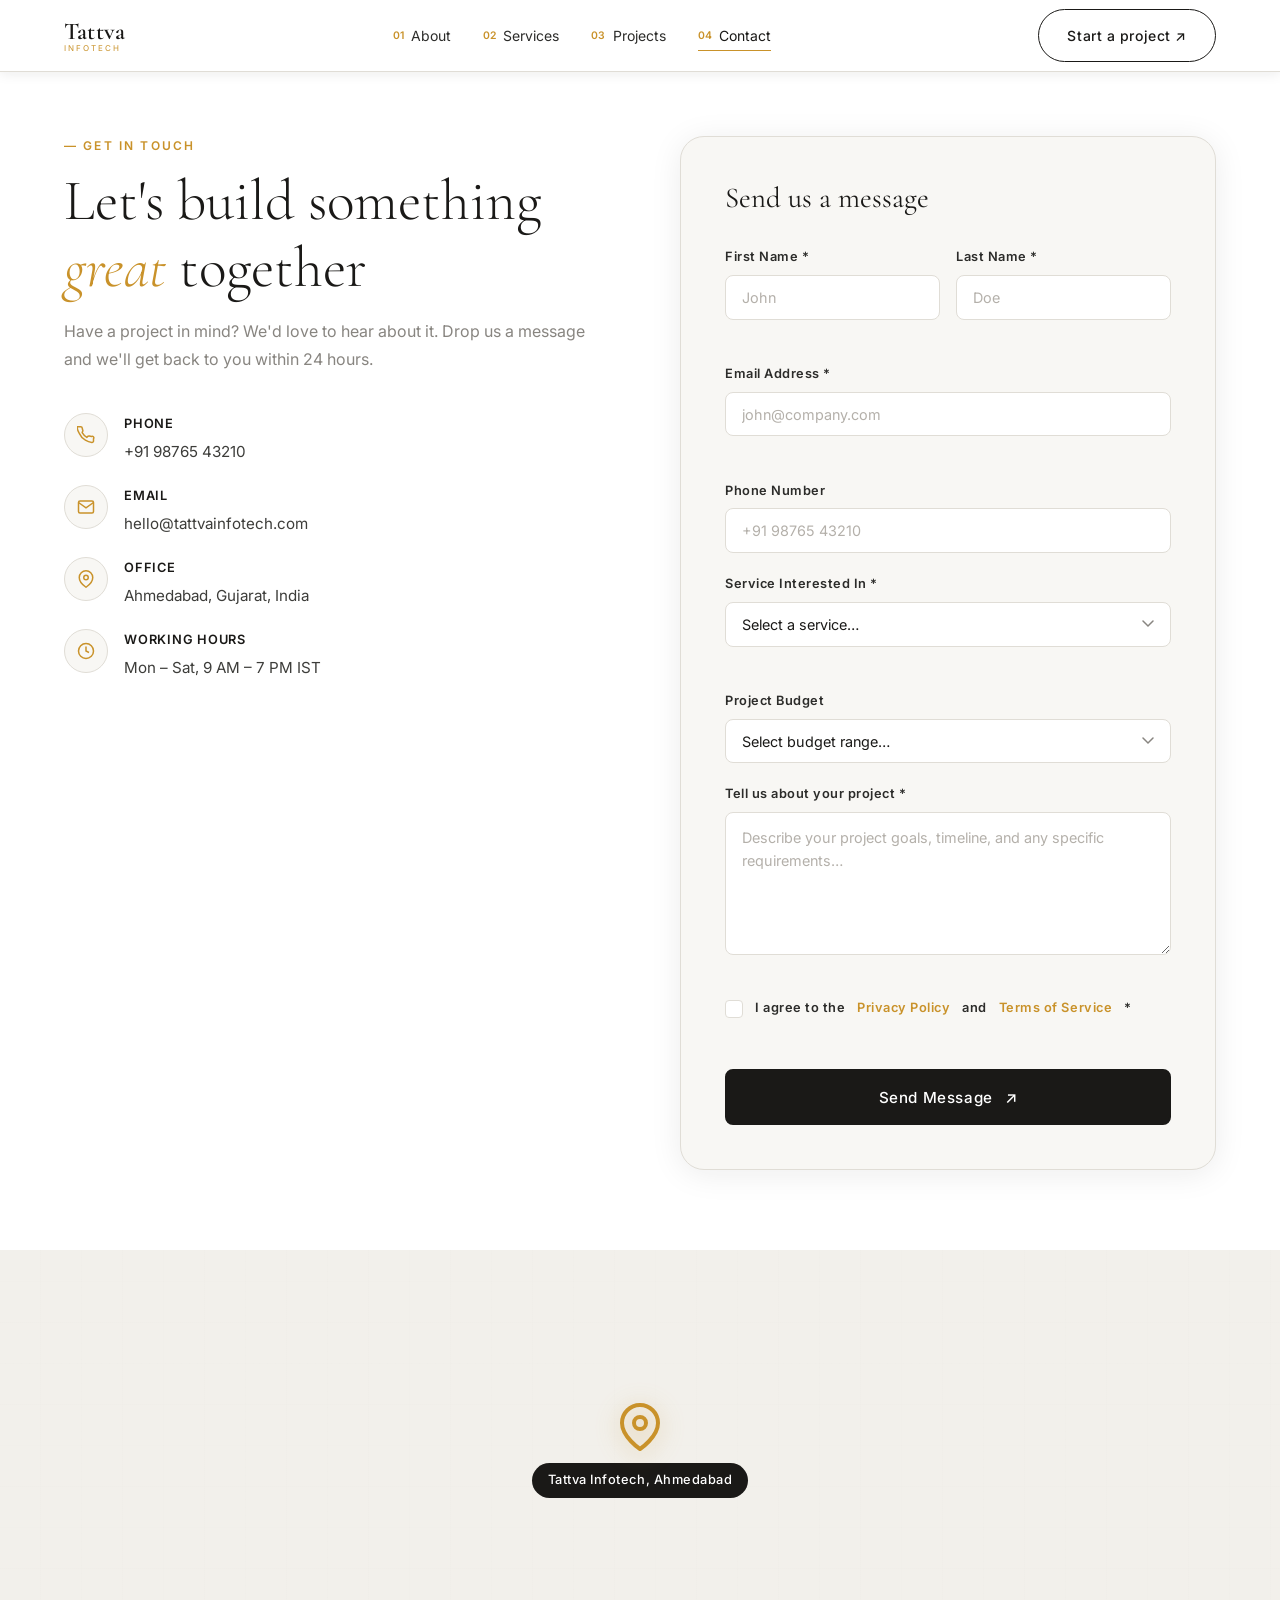
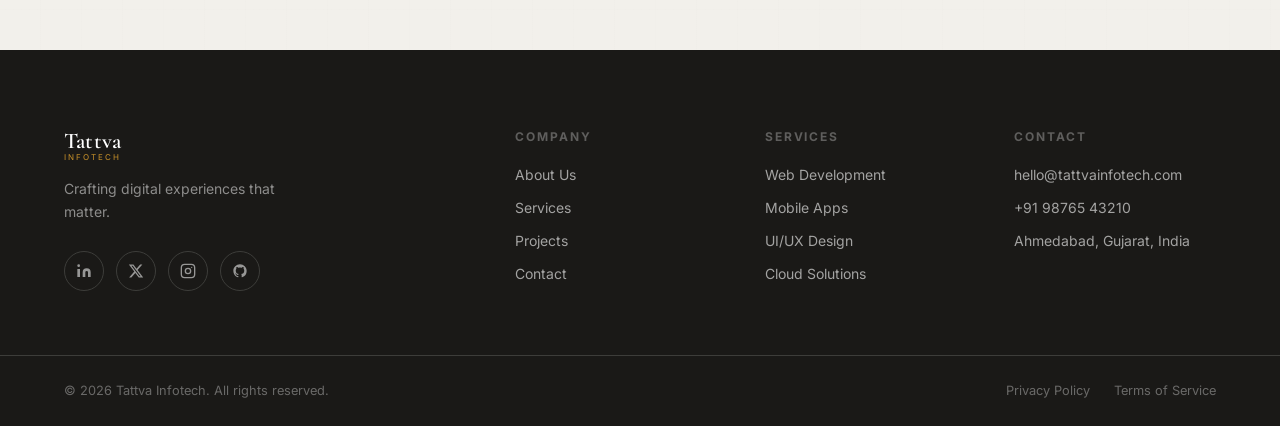
<file: contact.html>
<!DOCTYPE html>
<html lang="en">
<head>
  <meta charset="UTF-8" />
  <meta name="viewport" content="width=device-width, initial-scale=1.0, viewport-fit=cover" />
  <meta name="description" content="Contact Tattva Infotech — Start your project today. Reach out to our team for web development, mobile apps, UI/UX design, and cloud solutions." />
  <meta name="keywords" content="contact Tattva Infotech, start a project, IT company contact, web development inquiry" />
  <meta name="author" content="Tattva Infotech" />
  <title>Contact Us – Tattva Infotech</title>
  <link rel="stylesheet" href="css/style.css" />
  <link rel="stylesheet" href="css/contact.css" />
  <link rel="preconnect" href="https://fonts.googleapis.com" />
  <link rel="preconnect" href="https://fonts.gstatic.com" crossorigin />
  <link href="https://fonts.googleapis.com/css2?family=Cormorant+Garamond:ital,wght@0,300;0,400;0,600;1,400;1,600&family=Inter:wght@300;400;500;600&display=swap" rel="stylesheet" />
</head>
<body class="contact-page">

  <!-- ===== HEADER / NAVBAR ===== -->
  <header class="header header--solid" id="header">
    <nav class="nav container">
      <a href="index.html" class="nav__logo">
        <span class="nav__logo-main">Tattva</span>
        <span class="nav__logo-sub">INFOTECH</span>
      </a>

      <ul class="nav__list" id="navList">
        <li><a href="index.html#about" class="nav__link"><span class="nav__num">01</span> About</a></li>
        <li><a href="index.html#services" class="nav__link"><span class="nav__num">02</span> Services</a></li>
        <li><a href="index.html#projects" class="nav__link"><span class="nav__num">03</span> Projects</a></li>
        <li><a href="contact.html" class="nav__link nav__link--active"><span class="nav__num">04</span> Contact</a></li>
      </ul>

      <a href="contact.html" class="btn btn--outline nav__cta">Start a project ↗</a>

      <button class="nav__burger" id="navBurger" aria-label="Toggle menu" aria-expanded="false">
        <span></span><span></span><span></span>
      </button>
    </nav>
  </header>

  <main>

    <!-- ===== CONTACT HERO ===== -->
    <section class="contact-hero" aria-labelledby="contact-hero-heading">
      <div class="container contact-hero__inner">
        <div class="contact-hero__text">
          <p class="section__tag">— Get In Touch</p>
          <h1 id="contact-hero-heading" class="contact-hero__title">
            Let's build something <em class="gold">great</em> together
          </h1>
          <p class="contact-hero__desc">Have a project in mind? We'd love to hear about it. Drop us a message and we'll get back to you within 24 hours.</p>

          <div class="contact-info">
            <div class="contact-info__item">
              <div class="contact-info__icon">
                <svg viewBox="0 0 24 24" fill="none" stroke="currentColor" stroke-width="2" aria-hidden="true"><path d="M22 16.92v3a2 2 0 01-2.18 2 19.79 19.79 0 01-8.63-3.07A19.5 19.5 0 013.07 9.81a19.79 19.79 0 01-3.07-8.67A2 2 0 012 1h3a2 2 0 012 1.72c.127.96.361 1.903.7 2.81a2 2 0 01-.45 2.11L6.91 8.91a16 16 0 006.18 6.18l1.27-1.27a2 2 0 012.11-.45c.907.339 1.85.573 2.81.7A2 2 0 0122 16.92z"/></svg>
              </div>
              <div>
                <strong>Phone</strong>
                <a href="tel:+919876543210">+91 98765 43210</a>
              </div>
            </div>
            <div class="contact-info__item">
              <div class="contact-info__icon">
                <svg viewBox="0 0 24 24" fill="none" stroke="currentColor" stroke-width="2" aria-hidden="true"><path d="M4 4h16c1.1 0 2 .9 2 2v12c0 1.1-.9 2-2 2H4c-1.1 0-2-.9-2-2V6c0-1.1.9-2 2-2z"/><polyline points="22,6 12,13 2,6"/></svg>
              </div>
              <div>
                <strong>Email</strong>
                <a href="mailto:hello@tattvainfotech.com">hello@tattvainfotech.com</a>
              </div>
            </div>
            <div class="contact-info__item">
              <div class="contact-info__icon">
                <svg viewBox="0 0 24 24" fill="none" stroke="currentColor" stroke-width="2" aria-hidden="true"><path d="M21 10c0 7-9 13-9 13s-9-6-9-13a9 9 0 0118 0z"/><circle cx="12" cy="10" r="3"/></svg>
              </div>
              <div>
                <strong>Office</strong>
                <span>Ahmedabad, Gujarat, India</span>
              </div>
            </div>
            <div class="contact-info__item">
              <div class="contact-info__icon">
                <svg viewBox="0 0 24 24" fill="none" stroke="currentColor" stroke-width="2" aria-hidden="true"><circle cx="12" cy="12" r="10"/><polyline points="12 6 12 12 16 14"/></svg>
              </div>
              <div>
                <strong>Working Hours</strong>
                <span>Mon – Sat, 9 AM – 7 PM IST</span>
              </div>
            </div>
          </div>
        </div>

        <!-- ===== CONTACT FORM ===== -->
        <div class="contact-form-wrap">
          <form class="contact-form" id="contactForm" action="#" method="POST" novalidate>
            <h2 class="contact-form__heading">Send us a message</h2>

            <div class="form-row">
              <div class="form-group">
                <label for="firstName">First Name *</label>
                <input type="text" id="firstName" name="firstName" placeholder="John" required autocomplete="given-name" />
                <span class="form-error" aria-live="polite"></span>
              </div>
              <div class="form-group">
                <label for="lastName">Last Name *</label>
                <input type="text" id="lastName" name="lastName" placeholder="Doe" required autocomplete="family-name" />
                <span class="form-error" aria-live="polite"></span>
              </div>
            </div>

            <div class="form-group">
              <label for="email">Email Address *</label>
              <input type="email" id="email" name="email" placeholder="john@company.com" required autocomplete="email" />
              <span class="form-error" aria-live="polite"></span>
            </div>

            <div class="form-group">
              <label for="phone">Phone Number</label>
              <input type="tel" id="phone" name="phone" placeholder="+91 98765 43210" autocomplete="tel" />
            </div>

            <div class="form-group">
              <label for="service">Service Interested In *</label>
              <select id="service" name="service" required>
                <option value="" disabled selected>Select a service…</option>
                <option value="web">Web Development</option>
                <option value="mobile">Mobile App Development</option>
                <option value="design">UI/UX Design</option>
                <option value="cloud">Cloud Solutions</option>
                <option value="marketing">Digital Marketing</option>
                <option value="data">Data & Analytics</option>
                <option value="other">Other</option>
              </select>
              <span class="form-error" aria-live="polite"></span>
            </div>

            <div class="form-group">
              <label for="budget">Project Budget</label>
              <select id="budget" name="budget">
                <option value="" disabled selected>Select budget range…</option>
                <option value="under-1l">Under ₹1 Lakh</option>
                <option value="1l-5l">₹1L – ₹5L</option>
                <option value="5l-20l">₹5L – ₹20L</option>
                <option value="20l-50l">₹20L – ₹50L</option>
                <option value="above-50l">Above ₹50L</option>
              </select>
            </div>

            <div class="form-group">
              <label for="message">Tell us about your project *</label>
              <textarea id="message" name="message" rows="5" placeholder="Describe your project goals, timeline, and any specific requirements…" required></textarea>
              <span class="form-error" aria-live="polite"></span>
            </div>

            <div class="form-group form-group--checkbox">
              <label class="checkbox-label">
                <input type="checkbox" id="privacy" name="privacy" required />
                <span class="checkmark"></span>
                I agree to the <a href="#">Privacy Policy</a> and <a href="#">Terms of Service</a> *
              </label>
              <span class="form-error" aria-live="polite"></span>
            </div>

            <button type="submit" class="btn btn--dark btn--full">
              <span class="btn__text">Send Message</span>
              <span class="btn__icon">↗</span>
            </button>

            <div class="form-success" id="formSuccess" role="alert" aria-hidden="true">
              <svg viewBox="0 0 24 24" fill="none" stroke="currentColor" stroke-width="2" aria-hidden="true"><path d="M22 11.08V12a10 10 0 11-5.93-9.14"/><polyline points="22 4 12 14.01 9 11.01"/></svg>
              <p>Thank you! We'll be in touch within 24 hours.</p>
            </div>
          </form>
        </div>
      </div>
    </section>

    <!-- ===== MAP / LOCATION ===== -->
    <section class="map-section" aria-label="Office location">
      <div class="map-placeholder" role="img" aria-label="Map of Ahmedabad, Gujarat, India">
        <div class="map-pin">
          <svg viewBox="0 0 24 24" fill="none" stroke="currentColor" stroke-width="2" aria-hidden="true"><path d="M21 10c0 7-9 13-9 13s-9-6-9-13a9 9 0 0118 0z"/><circle cx="12" cy="10" r="3"/></svg>
          <span>Tattva Infotech, Ahmedabad</span>
        </div>
      </div>
    </section>

  </main>

  <!-- ===== FOOTER ===== -->
  <footer class="footer" aria-label="Site footer">
    <div class="container footer__grid">
      <div class="footer__brand">
        <a href="index.html" class="nav__logo">
          <span class="nav__logo-main">Tattva</span>
          <span class="nav__logo-sub">INFOTECH</span>
        </a>
        <p class="footer__tagline">Crafting digital experiences that matter.</p>
        <div class="footer__socials">
          <a href="#" class="footer__social" aria-label="LinkedIn">
            <svg viewBox="0 0 24 24" fill="currentColor" aria-hidden="true"><path d="M16 8a6 6 0 016 6v7h-4v-7a2 2 0 00-2-2 2 2 0 00-2 2v7h-4v-7a6 6 0 016-6zM2 9h4v12H2z"/><circle cx="4" cy="4" r="2"/></svg>
          </a>
          <a href="#" class="footer__social" aria-label="Twitter / X">
            <svg viewBox="0 0 24 24" fill="currentColor" aria-hidden="true"><path d="M18.244 2.25h3.308l-7.227 8.26 8.502 11.24H16.17l-5.214-6.817L4.99 21.75H1.68l7.73-8.835L1.254 2.25H8.08l4.713 6.231 5.45-6.231zm-1.161 17.52h1.833L7.084 4.126H5.117z"/></svg>
          </a>
          <a href="#" class="footer__social" aria-label="Instagram">
            <svg viewBox="0 0 24 24" fill="none" stroke="currentColor" stroke-width="2" aria-hidden="true"><rect x="2" y="2" width="20" height="20" rx="5"/><circle cx="12" cy="12" r="4"/><circle cx="17.5" cy="6.5" r="1" fill="currentColor" stroke="none"/></svg>
          </a>
          <a href="#" class="footer__social" aria-label="GitHub">
            <svg viewBox="0 0 24 24" fill="currentColor" aria-hidden="true"><path d="M12 2C6.477 2 2 6.484 2 12.017c0 4.425 2.865 8.18 6.839 9.504.5.092.682-.217.682-.483 0-.237-.008-.868-.013-1.703-2.782.605-3.369-1.343-3.369-1.343-.454-1.158-1.11-1.466-1.11-1.466-.908-.62.069-.608.069-.608 1.003.07 1.531 1.032 1.531 1.032.892 1.53 2.341 1.088 2.91.832.092-.647.35-1.088.636-1.338-2.22-.253-4.555-1.113-4.555-4.951 0-1.093.39-1.988 1.029-2.688-.103-.253-.446-1.272.098-2.65 0 0 .84-.27 2.75 1.026A9.564 9.564 0 0112 6.844a9.59 9.59 0 012.504.337c1.909-1.296 2.747-1.027 2.747-1.027.546 1.379.202 2.398.1 2.651.64.7 1.028 1.595 1.028 2.688 0 3.848-2.339 4.695-4.566 4.943.359.309.678.92.678 1.855 0 1.338-.012 2.419-.012 2.747 0 .268.18.58.688.482A10.019 10.019 0 0022 12.017C22 6.484 17.522 2 12 2z"/></svg>
          </a>
        </div>
      </div>

      <div class="footer__links">
        <h4 class="footer__heading">Company</h4>
        <ul>
          <li><a href="index.html#about">About Us</a></li>
          <li><a href="index.html#services">Services</a></li>
          <li><a href="index.html#projects">Projects</a></li>
          <li><a href="contact.html">Contact</a></li>
        </ul>
      </div>

      <div class="footer__links">
        <h4 class="footer__heading">Services</h4>
        <ul>
          <li><a href="index.html#services">Web Development</a></li>
          <li><a href="index.html#services">Mobile Apps</a></li>
          <li><a href="index.html#services">UI/UX Design</a></li>
          <li><a href="index.html#services">Cloud Solutions</a></li>
        </ul>
      </div>

      <div class="footer__links">
        <h4 class="footer__heading">Contact</h4>
        <ul>
          <li><a href="mailto:hello@tattvainfotech.com">hello@tattvainfotech.com</a></li>
          <li><a href="tel:+919876543210">+91 98765 43210</a></li>
          <li>Ahmedabad, Gujarat, India</li>
        </ul>
      </div>
    </div>

    <div class="footer__bottom">
      <div class="container footer__bottom-inner">
        <p>&copy; 2026 Tattva Infotech. All rights reserved.</p>
        <div class="footer__legal">
          <a href="#">Privacy Policy</a>
          <a href="#">Terms of Service</a>
        </div>
      </div>
    </div>
  </footer>

  <button class="back-to-top" id="backToTop" aria-label="Back to top">↑</button>

  <script src="js/main.js"></script>
  <script src="js/contact.js"></script>
</body>
</html>
</file>
<file: css/style.css>
/* =====================================================

   TATTVA INFOTECH — Main Stylesheet

   Color Palette:

     White:       #FFFFFF / #F8F7F4

     Dark:        #1A1917 / #2C2C2A

     Gold/Amber:  #C9922A / #B8830F / #E5A83A

     Light Gray:  #F2F0EB

   ===================================================== */



/* ── CSS Reset & Custom Properties ── */

*,

*::before,

*::after {

  box-sizing: border-box;

  margin: 0;

  padding: 0;

}



:root {

  --white:        #FFFFFF;

  --off-white:    #F8F7F4;

  --light-gray:   #F2F0EB;

  --mid-gray:     #E0DDD6;

  --text-muted:   #888580;

  --dark:         #1A1917;

  --dark-2:       #2C2C2A;

  --dark-3:       #3D3D3A;

  --gold:         #C9922A;

  --gold-light:   #E5A83A;

  --gold-dark:    #A87520;



  --font-serif:   'Cormorant Garamond', Georgia, serif;

  --font-sans:    'Inter', system-ui, -apple-system, sans-serif;



  --header-h:     72px;

  --section-pad:  100px;

  --radius:       12px;

  --radius-lg:    24px;

  --shadow:       0 4px 32px rgba(26,25,23,.08);

  --shadow-lg:    0 8px 60px rgba(26,25,23,.14);

  --transition:   0.3s ease;



  --max-width:    1200px;

}



html {

  scroll-behavior: smooth;

  font-size: 16px;

}



body {

  font-family: var(--font-sans);

  background: var(--white);

  color: var(--dark);

  line-height: 1.7;

  overflow-x: hidden;

  /* No padding-top — main element handles header clearance instead */

}



/* ── Typography helpers ── */

.gold { color: var(--gold); font-style: italic; }



h1, h2, h3, h4 { font-family: var(--font-serif); line-height: 1.15; font-weight: 400; }

h1 { font-size: clamp(2.2rem, 4.5vw, 4rem); }

h2 { font-size: clamp(1.8rem, 3.5vw, 3rem); }

h3 { font-size: clamp(1.1rem, 2vw, 1.5rem); }



p { font-size: 1rem; color: var(--dark-3); }



a { color: inherit; text-decoration: none; }

ul { list-style: none; }

img { display: block; max-width: 100%; height: auto; }

button { cursor: pointer; border: none; background: none; font-family: var(--font-sans); }



.mt-2 { margin-top: 2rem; }



/* ── Container ── */

.container {

  width: 100%;

  max-width: var(--max-width);

  margin: 0 auto;

  padding: 0 1.5rem;

}



/* Push page content below fixed header — handled by main { margin-top } above */



/* ── Section base ── */

.section {

  padding: var(--section-pad) 0;

}

.section--dark {

  background: var(--dark);

  color: var(--white);

}

.section--dark p { color: rgba(255,255,255,.7); }

.section--light-gray {

  background: var(--light-gray);

}



/* ── Section headings ── */

.section__tag {

  font-family: var(--font-sans);

  font-size: .75rem;

  font-weight: 600;

  letter-spacing: .18em;

  text-transform: uppercase;

  color: var(--gold);

  margin-bottom: .75rem;

}

.section__tag--light { color: var(--gold-light); }



.section__title {

  margin-bottom: 1.25rem;

  font-weight: 300;

}

.section__title--light { color: var(--white); }



.section__header { margin-bottom: 3.5rem; }

.section__header--center { text-align: center; }



/* ── Buttons ── */

.btn {

  display: inline-flex;

  align-items: center;

  gap: .5rem;

  padding: .85rem 1.75rem;

  border-radius: 50px;

  font-family: var(--font-sans);

  font-size: .875rem;

  font-weight: 500;

  letter-spacing: .04em;

  transition: background var(--transition), color var(--transition),

              border-color var(--transition), transform var(--transition),

              box-shadow var(--transition);

  white-space: nowrap;

  cursor: pointer;

}

.btn--dark {

  background: var(--dark);

  color: var(--white);

  border: 2px solid var(--dark);

}

.btn--dark:hover {

  background: var(--dark-2);

  border-color: var(--dark-2);

  transform: translateY(-2px);

  box-shadow: 0 8px 24px rgba(26,25,23,.25);

}

.btn--outline {

  background: transparent;

  color: var(--dark);

  border: 1.5px solid var(--dark);

}

.btn--outline:hover {

  background: var(--dark);

  color: var(--white);

}

.btn--outline-dark {

  background: transparent;

  color: var(--dark);

  border: 1.5px solid var(--mid-gray);

}

.btn--outline-dark:hover {

  border-color: var(--dark);

  background: var(--dark);

  color: var(--white);

}

.btn--ghost {

  background: transparent;

  color: var(--dark);

  border: none;

  padding: .85rem 1rem;

  font-size: .875rem;

}

.btn--ghost:hover { color: var(--gold); }

.btn--lg {

  padding: 1rem 2.25rem;

  font-size: 1rem;

}

.btn--full { width: 100%; justify-content: center; }



/* =====================================================

   HEADER / NAVBAR

   ===================================================== */



/* 

  Safe-area fix for phones with notch/dynamic island:

  We extend the header's BACKGROUND into the safe area zone,

  but keep the nav content sitting in the normal 72px zone below it.

  This means: no white strip, and logo/burger are never clipped.

*/

.header {

  position: fixed;

  top: 0;

  left: 0;

  right: 0;

  z-index: 9999;

  /* Total visual height = nav height + notch zone */

  height: calc(var(--header-h) + env(safe-area-inset-top, 0px));

  /* Pad the TOP so nav sits below the notch, not inside it */

  padding-top: env(safe-area-inset-top, 0px);

  display: flex;

  align-items: center;

  background: #ffffff;

  border-bottom: 1px solid var(--mid-gray);

  box-shadow: 0 2px 12px rgba(26,25,23,.08);

}



/* Push main content below the full header (nav + notch zone) */

main {

  margin-top: calc(var(--header-h) + env(safe-area-inset-top, 0px));

}



.nav {

  display: flex;

  align-items: center;

  justify-content: space-between;

  gap: 2rem;

  width: 100%;

  /* Height is exactly the nav zone, not including the notch padding */

  height: var(--header-h);

  /* NO overflow:hidden — that was clipping the logo */

}



.nav__logo {

  display: flex;

  flex-direction: column;

  line-height: 1;

  text-decoration: none;

  flex-shrink: 0;

}

.nav__logo-main {

  font-family: var(--font-serif);

  font-size: 1.5rem;

  font-weight: 600;

  color: var(--dark);

  letter-spacing: .01em;

}

.nav__logo-sub {

  font-family: var(--font-sans);

  font-size: .5rem;

  letter-spacing: .25em;

  color: var(--gold);

  text-transform: uppercase;

}



.nav__list {

  display: flex;

  align-items: center;

  gap: 2rem;

}

.nav__link {

  font-size: .875rem;

  color: var(--dark-2);

  font-weight: 400;

  display: flex;

  align-items: center;

  gap: .3rem;

  transition: color var(--transition);

  position: relative;

}.nav__link::after {

  content: '';

  position: absolute;

  bottom: -4px; left: 0;

  width: 0; height: 1px;

  background: var(--gold);

  transition: width var(--transition);

}

.nav__link:hover::after,

.nav__link--active::after { width: 100%; }

.nav__link:hover,

.nav__link--active { color: var(--dark); }



.nav__num {

  font-size: .65rem;

  color: var(--gold);

  font-weight: 600;

  margin-right: .15rem;

}



.nav__cta { display: flex; }



.nav__burger {

  display: none;

  flex-direction: column;

  gap: 5px;

  padding: 8px;

  border-radius: 6px;

  transition: background var(--transition);

}

.nav__burger span {

  display: block;

  width: 22px;

  height: 2px;

  background: var(--dark);

  border-radius: 2px;

  transition: transform var(--transition), opacity var(--transition);

}

.nav__burger:hover { background: var(--light-gray); }

.nav__burger.active span:nth-child(1) { transform: translateY(7px) rotate(45deg); }

.nav__burger.active span:nth-child(2) { opacity: 0; }

.nav__burger.active span:nth-child(3) { transform: translateY(-7px) rotate(-45deg); }



/* =====================================================

   HERO / IMAGE SLIDER

   ===================================================== */

.hero {

  /* Let content determine height — no cropping ever */

  height: auto;

  min-height: 460px;

}



.slider {

  position: relative;

  width: 100%;

  height: 100%;

  min-height: 460px;

  overflow: hidden;

  z-index: 1;

}



.slide {

  /* Use relative positioning for the active slide so height is natural */

  position: absolute;

  inset: 0;

  display: flex;

  align-items: center;

  background-size: cover;

  background-position: center;

  opacity: 0;

  transition: opacity .8s cubic-bezier(0.4, 0, 0.2, 1);

  pointer-events: none;

  z-index: 1;

  /* Give each slide a fixed height so slider has dimensions */

  min-height: 460px;

}

.slide.active {

  opacity: 1;

  pointer-events: auto;

}



/* Slide backgrounds using CSS gradients as fallbacks */

.slide--1 {

  background-image:

    linear-gradient(135deg, rgba(26,25,23,.55) 0%, rgba(26,25,23,.25) 100%),

    url('https://images.unsplash.com/photo-1498050108023-c5249f4df085?w=1600&q=80');

}

.slide--2 {

  background-image:

    linear-gradient(135deg, rgba(26,25,23,.6) 0%, rgba(26,25,23,.3) 100%),

    url('https://images.unsplash.com/photo-1558655146-9f40138edfeb?w=1600&q=80');

}

.slide--3 {

  background-image:

    linear-gradient(135deg, rgba(26,25,23,.55) 0%, rgba(26,25,23,.25) 100%),

    url('https://images.unsplash.com/photo-1521737711867-e3b97375f902?w=1600&q=80');

}



.slide__overlay {

  position: absolute;

  inset: 0;

  background: linear-gradient(to right, rgba(26,25,23,.65) 40%, transparent 100%);

  pointer-events: none;

}



.slide__content {

  position: relative;

  z-index: 2;

  max-width: 620px;

  padding: 3rem 0;

}

.slide__label {

  display: flex;

  align-items: center;

  gap: .75rem;

  font-size: .65rem;

  font-weight: 600;

  letter-spacing: .22em;

  text-transform: uppercase;

  color: rgba(255,255,255,.7);

  margin-bottom: .75rem;

}

.slide__line {

  display: block;

  width: 2rem;

  height: 1px;

  background: var(--gold);

}

.slide__title {

  color: var(--white);

  margin-bottom: .75rem;

  text-shadow: 0 2px 20px rgba(0,0,0,.2);

}

.slide__desc {

  font-size: .9rem;

  color: rgba(255,255,255,.8);

  max-width: 460px;

  line-height: 1.65;

  margin-bottom: 1.25rem;

}

.slide__actions {

  display: flex;

  align-items: center;

  gap: .75rem;

  flex-wrap: wrap;

}

.slide .btn--ghost { color: rgba(255,255,255,.85); }

.slide .btn--ghost:hover { color: var(--gold-light); }



/* Slider buttons */

.slider__btn {

  position: absolute;

  top: 50%;

  transform: translateY(-50%);

  z-index: 10;

  width: 48px; height: 48px;

  border-radius: 50%;

  background: rgba(255,255,255,.15);

  border: 1px solid rgba(255,255,255,.25);

  color: var(--white);

  font-size: 1.25rem;

  display: flex;

  align-items: center;

  justify-content: center;

  transition: background var(--transition), border-color var(--transition), transform var(--transition);

  will-change: transform;

}

.slider__btn:hover {

  background: rgba(201,146,42,.85);

  border-color: transparent;

  transform: translateY(-50%) scale(1.05);

}

.slider__btn--prev { left: 1.5rem; }

.slider__btn--next { right: 1.5rem; }



/* Dots */

.slider__dots {

  position: absolute;

  bottom: 2rem;

  left: 50%;

  transform: translateX(-50%);

  display: flex;

  gap: .6rem;

  z-index: 10;

}

.dot {

  width: 8px; height: 8px;

  border-radius: 50%;

  background: rgba(255,255,255,.4);

  border: none;

  cursor: pointer;

  transition: background var(--transition), width var(--transition), border-radius var(--transition);

  padding: 0;

}

.dot.active {

  background: var(--gold);

  width: 24px;

  border-radius: 4px;

}



/* =====================================================

   STATS STRIP

   ===================================================== */

.stats {

  background: var(--off-white);

  padding: 3rem 0;

  border-bottom: 1px solid var(--mid-gray);

}

.stats__grid {

  display: grid;

  grid-template-columns: repeat(4, 1fr);

  gap: 1rem;

}

.stat {

  display: flex;

  flex-direction: column;

  align-items: center;

  padding: 1.5rem 1rem;

  border-right: 1px solid var(--mid-gray);

  text-align: center;

}

.stat:last-child { border-right: none; }

.stat__num {

  font-family: var(--font-serif);

  font-size: clamp(2.5rem, 5vw, 3.5rem);

  font-weight: 300;

  color: var(--dark);

  line-height: 1;

}

.stat__sym {

  font-family: var(--font-serif);

  font-size: 2rem;

  color: var(--gold);

  font-weight: 300;

  align-self: flex-start;

  margin-top: .2rem;

}

.stat__label {

  font-size: .8rem;

  color: var(--text-muted);

  letter-spacing: .05em;

  margin-top: .4rem;

}



/* =====================================================

   ABOUT

   ===================================================== */

.about__grid {

  display: grid;

  grid-template-columns: 1fr 1fr;

  gap: 5rem;

  align-items: center;

}

.about__image-wrap {

  position: relative;

  display: flex;

  justify-content: center;

}

.about__image-frame {

  width: 100%;

  max-width: 480px;

  aspect-ratio: 4/5;

  border-radius: var(--radius-lg);

  overflow: hidden;

  box-shadow: var(--shadow-lg);

}

.about__image {

  width: 100%;

  height: 100%;

  object-fit: cover;

  transition: transform .5s cubic-bezier(0.4, 0, 0.2, 1);

}

.about__image-frame:hover .about__image { transform: scale(1.04); }



.about__badge {

  position: absolute;

  bottom: 2rem;

  right: 0;

  background: var(--gold);

  color: var(--white);

  border-radius: var(--radius);

  padding: 1.25rem 1.5rem;

  display: flex;

  flex-direction: column;

  align-items: center;

  box-shadow: 0 8px 32px rgba(201,146,42,.35);

  min-width: 130px;

  text-align: center;

}

.about__badge-num {

  font-family: var(--font-serif);

  font-size: 2.5rem;

  font-weight: 600;

  line-height: 1;

}

.about__badge-text {

  font-size: .75rem;

  font-weight: 500;

  letter-spacing: .04em;

  margin-top: .3rem;

  opacity: .9;

}



.about__text { margin-bottom: 1rem; line-height: 1.8; }



.about__values { display: flex; flex-direction: column; gap: 1.25rem; margin-top: 2rem; }

.value {

  display: flex;

  align-items: flex-start;

  gap: 1rem;

}

.value__icon {

  font-size: 1rem;

  color: var(--gold);

  margin-top: .25rem;

  flex-shrink: 0;

}

.value__title {

  font-family: var(--font-sans);

  font-size: 1rem;

  font-weight: 600;

  margin-bottom: .2rem;

  color: var(--dark);

}

.value__desc { font-size: .9rem; color: var(--dark-3); line-height: 1.6; }



/* =====================================================

   SERVICES

   ===================================================== */

.services__intro {

  color: rgba(255,255,255,.65);

  font-size: 1rem;

  max-width: 500px;

  margin-top: -1rem;

}



.services__grid {

  display: grid;

  grid-template-columns: repeat(3, 1fr);

  gap: 1.5px;

  border: 1.5px solid var(--dark-3);

  border-radius: var(--radius);

  overflow: hidden;

}



.service-card {

  position: relative;

  padding: 2.5rem 2rem;

  background: var(--dark-2);

  border: 1.5px solid transparent;

  transition: background var(--transition), border-color var(--transition);

  cursor: default;

  overflow: hidden;

}.service-card:hover {

  background: var(--dark-3);

  border-color: var(--gold-dark);

}



.service-card__icon {

  width: 48px; height: 48px;

  color: var(--gold);

  margin-bottom: 1.25rem;

}

.service-card__icon svg { width: 100%; height: 100%; }



.service-card__title {

  font-family: var(--font-sans);

  font-size: 1.1rem;

  font-weight: 600;

  color: var(--white);

  margin-bottom: .6rem;

}

.service-card__desc {

  font-size: .9rem;

  color: rgba(255,255,255,.55);

  line-height: 1.7;

}



.service-card__num {

  position: absolute;

  top: 1rem; right: 1.5rem;

  font-family: var(--font-serif);

  font-size: 3.5rem;

  font-weight: 300;

  color: rgba(255,255,255,.05);

  line-height: 1;

  pointer-events: none;

  transition: color var(--transition);

}

.service-card:hover .service-card__num { color: rgba(201,146,42,.08); }



/* =====================================================

   PROCESS

   ===================================================== */

.process__steps {

  display: grid;

  grid-template-columns: repeat(4, 1fr);

  gap: 2rem;

  position: relative;

}

.process__steps::before {

  content: '';

  position: absolute;

  top: 1.75rem;

  left: calc(12.5% + .75rem);

  right: calc(12.5% + .75rem);

  height: 1px;

  background: var(--mid-gray);

}



.process__step {

  display: flex;

  flex-direction: column;

  align-items: center;

  text-align: center;

  position: relative;

}

.process__num {

  width: 3.5rem; height: 3.5rem;

  border-radius: 50%;

  background: var(--white);

  border: 2px solid var(--gold);

  color: var(--gold);

  font-family: var(--font-sans);

  font-size: .85rem;

  font-weight: 700;

  display: flex;

  align-items: center;

  justify-content: center;

  margin-bottom: 1.5rem;

  position: relative;

  z-index: 1;

  box-shadow: 0 0 0 6px var(--white), 0 0 0 7px var(--mid-gray);

}

.process__connector { display: none; }

.process__title {

  font-family: var(--font-sans);

  font-size: 1rem;

  font-weight: 600;

  color: var(--dark);

  margin-bottom: .5rem;

}

.process__desc { font-size: .875rem; color: var(--text-muted); line-height: 1.65; }



/* =====================================================

   PROJECTS

   ===================================================== */

.projects__grid {

  display: grid;

  grid-template-columns: repeat(3, 1fr);

  grid-template-rows: auto auto;

  gap: 1.5rem;

}



.project-card {

  border-radius: var(--radius);

  overflow: hidden;

  background: var(--white);

  box-shadow: var(--shadow);

  transition: transform var(--transition), box-shadow var(--transition);

}

.project-card:hover {

  transform: translateY(-6px);

  box-shadow: var(--shadow-lg);

}

.project-card--large { grid-column: span 2; }

.project-card--right { grid-column: span 2; }



.project-card__image-wrap {

  position: relative;

  overflow: hidden;

}

.project-card--large .project-card__image-wrap { aspect-ratio: 16/9; }

.project-card:not(.project-card--large) .project-card__image-wrap { aspect-ratio: 4/3; }



.project-card__image {

  width: 100%; height: 100%;

  object-fit: cover;

  transition: transform .5s cubic-bezier(0.4, 0, 0.2, 1);

}

.project-card:hover .project-card__image { transform: scale(1.05); }



.project-card__overlay {

  position: absolute;

  inset: 0;

  background: rgba(26,25,23,.6);

  display: flex;

  align-items: center;

  justify-content: center;

  opacity: 0;

  transition: opacity var(--transition);

}

.project-card:hover .project-card__overlay { opacity: 1; }



.project-card__link {

  color: var(--white);

  font-size: .875rem;

  font-weight: 500;

  letter-spacing: .08em;

  border: 1.5px solid rgba(255,255,255,.6);

  border-radius: 50px;

  padding: .6rem 1.25rem;

  transition: background var(--transition), border-color var(--transition), color var(--transition);

}

.project-card__link:hover {

  background: var(--gold);

  border-color: var(--gold);

}



.project-card__info { padding: 1.5rem; }

.project-card__tag {

  font-size: .7rem;

  font-weight: 600;

  letter-spacing: .12em;

  text-transform: uppercase;

  color: var(--gold);

  display: block;

  margin-bottom: .5rem;

}

.project-card__title {

  font-family: var(--font-sans);

  font-size: 1.1rem;

  font-weight: 600;

  color: var(--dark);

  margin-bottom: .4rem;

}

.project-card__desc { font-size: .875rem; color: var(--text-muted); line-height: 1.6; }



.projects__footer {

  margin-top: 3rem;

  display: flex;

  justify-content: center;

}



/* =====================================================

   TESTIMONIALS

   ===================================================== */

.testimonials__grid {

  display: grid;

  grid-template-columns: repeat(3, 1fr);

  gap: 1.5rem;

}



.testimonial {

  background: var(--off-white);

  border-radius: var(--radius);

  padding: 2rem;

  border: 1px solid var(--mid-gray);

  transition: box-shadow var(--transition), transform var(--transition);

}

.testimonial:hover {

  transform: translateY(-4px);

  box-shadow: var(--shadow);

}

.testimonial::before {

  content: '\201C';

  font-family: var(--font-serif);

  font-size: 4rem;

  color: var(--gold);

  line-height: .7;

  display: block;

  margin-bottom: .5rem;

}

.testimonial__text {

  font-size: .95rem;

  line-height: 1.75;

  color: var(--dark-2);

  margin-bottom: 1.5rem;

  font-style: italic;

}

.testimonial__author {

  display: flex;

  align-items: center;

  gap: 1rem;

}

.testimonial__avatar {

  width: 48px; height: 48px;

  border-radius: 50%;

  object-fit: cover;

  border: 2px solid var(--mid-gray);

}

.testimonial__name {

  display: block;

  font-size: .9rem;

  font-weight: 600;

  color: var(--dark);

}

.testimonial__role {

  font-size: .78rem;

  color: var(--text-muted);

}



/* =====================================================

   TECH STACK

   ===================================================== */

.tech__logos {

  display: grid;

  grid-template-columns: repeat(8, 1fr);

  gap: 1rem;

}

.tech__logo {

  display: flex;

  flex-direction: column;

  align-items: center;

  gap: .75rem;

  padding: 1.5rem 1rem;

  border-radius: var(--radius);

  border: 1px solid var(--dark-3);

  color: rgba(255,255,255,.5);

  transition: color var(--transition), border-color var(--transition), background var(--transition);

  cursor: default;

}

.tech__logo:hover {

  color: var(--gold-light);

  border-color: var(--gold-dark);

  background: rgba(201,146,42,.07);

}

.tech__logo svg { width: 36px; height: 36px; }

.tech__logo span {

  font-size: .72rem;

  letter-spacing: .05em;

  font-weight: 500;

}



/* =====================================================

   CONTACT CTA STRIP

   ===================================================== */

.contact-cta { background: var(--off-white); }

.contact-cta__inner {

  display: flex;

  align-items: center;

  justify-content: space-between;

  gap: 3rem;

  flex-wrap: wrap;

}

.contact-cta__desc { color: var(--text-muted); margin-top: .5rem; }



/* =====================================================

   FOOTER

   ===================================================== */

.footer {

  background: var(--dark);

  color: var(--white);

  padding-top: 5rem;

}

.footer__grid {

  display: grid;

  grid-template-columns: 2fr 1fr 1fr 1fr;

  gap: 3rem;

  padding-bottom: 4rem;

}



.footer .nav__logo-main { color: var(--white); font-size: 1.4rem; }

.footer__tagline {

  font-size: .875rem;

  color: rgba(255,255,255,.5);

  margin-top: 1rem;

  line-height: 1.65;

  max-width: 260px;

}



.footer__socials {

  display: flex;

  gap: .75rem;

  margin-top: 1.75rem;

}

.footer__social {

  width: 40px; height: 40px;

  border-radius: 50%;

  border: 1px solid var(--dark-3);

  display: flex;

  align-items: center;

  justify-content: center;

  color: rgba(255,255,255,.55);

  transition: background var(--transition), border-color var(--transition),

              color var(--transition), transform var(--transition);

}

.footer__social svg { width: 16px; height: 16px; }

.footer__social:hover {

  background: var(--gold);

  border-color: var(--gold);

  color: var(--white);

  transform: translateY(-3px);

}



.footer__heading {

  font-family: var(--font-sans);

  font-size: .75rem;

  font-weight: 700;

  letter-spacing: .16em;

  text-transform: uppercase;

  color: rgba(255,255,255,.3);

  margin-bottom: 1.25rem;

}



.footer__links ul { display: flex; flex-direction: column; gap: .75rem; }

.footer__links a,

.footer__links li {

  font-size: .875rem;

  color: rgba(255,255,255,.6);

  transition: color var(--transition);

  line-height: 1.5;

}

.footer__links a:hover { color: var(--gold-light); }



.footer__bottom {

  border-top: 1px solid var(--dark-3);

  padding: 1.5rem 0;

}

.footer__bottom-inner {

  display: flex;

  align-items: center;

  justify-content: space-between;

  flex-wrap: wrap;

  gap: 1rem;

}

.footer__bottom p { font-size: .8rem; color: rgba(255,255,255,.35); }

.footer__legal {

  display: flex;

  gap: 1.5rem;

}

.footer__legal a {

  font-size: .8rem;

  color: rgba(255,255,255,.35);

  transition: color var(--transition);

}

.footer__legal a:hover { color: var(--gold-light); }



/* =====================================================

   BACK TO TOP

   ===================================================== */

.back-to-top {

  position: fixed;

  bottom: 2rem;

  right: 2rem;

  width: 48px; height: 48px;

  border-radius: 50%;

  background: var(--gold);

  color: var(--white);

  font-size: 1.1rem;

  display: flex;

  align-items: center;

  justify-content: center;

  box-shadow: 0 4px 20px rgba(201,146,42,.4);

  opacity: 0;

  pointer-events: none;

  transform: translateY(16px);

  transition: opacity var(--transition), transform var(--transition), background var(--transition);

  z-index: 9998;

}

.back-to-top.visible {

  opacity: 1;

  pointer-events: auto;

  transform: translateY(0);

}

.back-to-top:hover {

  background: var(--gold-dark);

  transform: translateY(-3px);

}



/* =====================================================

   SCROLL ANIMATIONS

   ===================================================== */

[data-reveal] {

  opacity: 0;

  transform: translateY(28px);

  transition: opacity .6s cubic-bezier(0.4, 0, 0.2, 1),

              transform .6s cubic-bezier(0.4, 0, 0.2, 1);

}

[data-reveal].revealed {

  opacity: 1;

  transform: none;

}

[data-reveal="left"] { transform: translateX(-28px); }

[data-reveal="left"].revealed { transform: none; }

[data-reveal="right"] { transform: translateX(28px); }

[data-reveal="right"].revealed { transform: none; }



@media (prefers-reduced-motion: reduce) {

  [data-reveal] {

    opacity: 1;

    transform: none;

    transition: none;

  }

  .slide { transition: opacity .3s ease; }

  html { scroll-behavior: auto; }

}



/* =====================================================

   RESPONSIVE — TABLET (≤ 1024px)

   ===================================================== */

@media (max-width: 1024px) {

  :root { --section-pad: 72px; }



  .about__grid { gap: 3rem; }

  .services__grid { grid-template-columns: repeat(2, 1fr); }

  .projects__grid { grid-template-columns: repeat(2, 1fr); }

  .project-card--large,

  .project-card--right { grid-column: span 2; }

  .tech__logos { grid-template-columns: repeat(4, 1fr); }

  .footer__grid { grid-template-columns: 1fr 1fr; gap: 2rem; }

  .stats__grid { grid-template-columns: repeat(2, 1fr); }

  .stat { border-right: none; border-bottom: 1px solid var(--mid-gray); }

  .stat:nth-child(odd) { border-right: 1px solid var(--mid-gray); }

  .stat:last-child { border-bottom: none; }

}



/* =====================================================

   RESPONSIVE — MOBILE (≤ 768px)

   ===================================================== */

@media (max-width: 768px) {

  :root {

    --header-h: 56px;

    --section-pad: 56px;

  }



  /* Shrink logo to fit neatly inside 56px nav zone */

  .nav__logo-main { font-size: 1.1rem; }

  .nav__logo-sub  { font-size: .4rem; letter-spacing: .16em; }



  /* Tighten nav spacing on mobile */

  .nav { gap: .5rem; padding: 0 1rem; }



  /* Mobile nav dropdown — positioned below the complete header */
  .nav__list {
    position: fixed;
    top: calc(var(--header-h) + env(safe-area-inset-top, 0px));
    left: 0;
    right: 0;

    display: flex;
    flex-direction: column;
    align-items: stretch;
    gap: 0;

    padding: 8px 15px;
    background: #ffffff;
    border-bottom: 1px solid var(--mid-gray);
    box-shadow: 0 8px 24px rgba(26, 25, 23, 0.1);
    z-index: 9998;

    /* Keep the closed menu completely hidden */
    transform: translateY(-110%);
    visibility: hidden;
    pointer-events: none;
    transition: transform 0.3s ease, visibility 0s linear 0.3s;
  }

  .nav__list.open {
    transform: translateY(0);
    visibility: visible;
    pointer-events: auto;
    transition: transform 0.3s ease, visibility 0s;
  }

  .nav__link {
    display: block;
    padding: 12px 15px;
    font-size: 16px;
    border-bottom: 1px solid var(--light-gray);
  }

  .nav__list li:last-child .nav__link {
    border-bottom: none;
  }

  .nav__link::after { display: none; }
  .nav__cta { display: none; }
  .nav__burger { display: flex; }

  /* Slider */

  .hero {

    min-height: 360px;

  }

  .slider { min-height: 360px; }

  .slide  { min-height: 360px; }

  .slide__content { max-width: 100%; padding: 2rem 0; }

  .slide__title { font-size: clamp(1.6rem, 6vw, 2.4rem); }

  .slide__desc { font-size: .82rem; margin-bottom: 1rem; }

  .slider__btn { width: 34px; height: 34px; font-size: .85rem; }

  .slider__btn--prev { left: .4rem; }

  .slider__btn--next { right: .4rem; }



  /* Stats */

  .stats__grid { grid-template-columns: repeat(2, 1fr); }

  .stat { border-right: none !important; border-bottom: 1px solid var(--mid-gray); }

  .stat:nth-child(odd) { border-right: 1px solid var(--mid-gray) !important; }



  /* About */

  .about__grid { grid-template-columns: 1fr; gap: 2.5rem; }

  .about__image-wrap { max-width: 400px; margin: 0 auto; }



  /* Services */

  .services__grid { grid-template-columns: 1fr; }

  .service-card { padding: 2rem 1.5rem; }



  /* Process */

  .process__steps { grid-template-columns: 1fr; }

  .process__steps::before { display: none; }

  .process__step {

    flex-direction: row;

    text-align: left;

    align-items: flex-start;

    gap: 1.25rem;

  }

  .process__num { flex-shrink: 0; margin-bottom: 0; margin-top: .15rem; }



  /* Projects */

  .projects__grid { grid-template-columns: 1fr; }

  .project-card--large,

  .project-card--right { grid-column: span 1; }



  /* Testimonials */

  .testimonials__grid { grid-template-columns: 1fr; }



  /* Tech */

  .tech__logos { grid-template-columns: repeat(4, 1fr); }



  /* CTA strip */

  .contact-cta__inner {

    flex-direction: column;

    text-align: center;

  }



  /* Footer */

  .footer__grid { grid-template-columns: 1fr; gap: 2rem; }

  .footer__bottom-inner { flex-direction: column; text-align: center; }

  .footer__legal { justify-content: center; }



  .back-to-top { bottom: 1.25rem; right: 1.25rem; }

}



/* =====================================================

   RESPONSIVE — SMALL MOBILE (≤ 480px)

   ===================================================== */

@media (max-width: 480px) {

  :root { --header-h: 52px; }



  .nav__logo-main { font-size: 1rem; }

  .nav__logo-sub  { font-size: .38rem; letter-spacing: .14em; }

  .nav { gap: .5rem; padding: 0 .75rem; }

  .nav__burger { padding: 6px; }



  .hero    { min-height: 320px; }

  .slider  { min-height: 320px; }

  .slide   { min-height: 320px; }

  .slide__content { padding: 1.5rem 0; }

  .slide__title { font-size: clamp(1.4rem, 5.5vw, 2rem); }

  .slide__desc { display: none; }

  .stats__grid { grid-template-columns: 1fr 1fr; }

  .tech__logos { grid-template-columns: repeat(2, 1fr); }

  .about__badge { right: -1rem; }

  .slide__actions { flex-direction: column; align-items: flex-start; }

}
</file>
<file: css/contact.css>
/* =====================================================
   TATTVA INFOTECH — Contact Page Styles
   ===================================================== */

.contact-page {
  background: var(--white);
}

/* ── Contact Hero ── */
.contact-hero {
  padding-top: 4rem;
  padding-bottom: 5rem;
}

.contact-hero__inner {
  display: grid;
  grid-template-columns: 1fr 1fr;
  gap: 5rem;
  align-items: flex-start;
}

.contact-hero__title {
  font-size: clamp(2.2rem, 4.5vw, 3.8rem);
  margin-bottom: 1rem;
  font-weight: 300;
  line-height: 1.15;
}

.contact-hero__desc {
  color: var(--text-muted);
  margin-bottom: 2.5rem;
  font-size: 1rem;
  line-height: 1.75;
}

/* ── Contact Info Items ── */
.contact-info {
  display: flex;
  flex-direction: column;
  gap: 1.25rem;
}

.contact-info__item {
  display: flex;
  align-items: flex-start;
  gap: 1rem;
}

.contact-info__icon {
  width: 44px;
  height: 44px;
  border-radius: 50%;
  background: var(--off-white);
  border: 1px solid var(--mid-gray);
  display: flex;
  align-items: center;
  justify-content: center;
  flex-shrink: 0;
  color: var(--gold);
}
.contact-info__icon svg { width: 18px; height: 18px; }

.contact-info__item strong {
  display: block;
  font-size: .8rem;
  font-weight: 600;
  letter-spacing: .06em;
  text-transform: uppercase;
  color: var(--dark);
  margin-bottom: .2rem;
}
.contact-info__item a,
.contact-info__item span {
  font-size: .95rem;
  color: var(--dark-3);
  transition: color var(--transition);
}
.contact-info__item a:hover { color: var(--gold); }

/* ── Contact Form ── */
.contact-form-wrap {
  background: var(--off-white);
  border-radius: var(--radius-lg);
  padding: 2.75rem;
  border: 1px solid var(--mid-gray);
  box-shadow: var(--shadow);
}

.contact-form__heading {
  font-family: var(--font-serif);
  font-size: 1.8rem;
  font-weight: 400;
  color: var(--dark);
  margin-bottom: 2rem;
}

/* Form grid */
.form-row {
  display: grid;
  grid-template-columns: 1fr 1fr;
  gap: 1rem;
}

.form-group {
  display: flex;
  flex-direction: column;
  gap: .45rem;
  margin-bottom: 1.25rem;
}

.form-group label {
  font-size: .8rem;
  font-weight: 600;
  letter-spacing: .04em;
  color: var(--dark-2);
}

.form-group input,
.form-group select,
.form-group textarea {
  padding: .8rem 1rem;
  border: 1.5px solid var(--mid-gray);
  border-radius: 8px;
  font-family: var(--font-sans);
  font-size: .9rem;
  color: var(--dark);
  background: var(--white);
  transition: border-color var(--transition), box-shadow var(--transition);
  outline: none;
  width: 100%;
  -webkit-appearance: none;
  appearance: none;
}

.form-group select {
  background-image: url("data:image/svg+xml,%3Csvg xmlns='http://www.w3.org/2000/svg' width='12' height='8' viewBox='0 0 12 8'%3E%3Cpath d='M1 1l5 5 5-5' stroke='%23888580' stroke-width='1.5' fill='none' stroke-linecap='round'/%3E%3C/svg%3E");
  background-repeat: no-repeat;
  background-position: right 1rem center;
  padding-right: 2.5rem;
  cursor: pointer;
}

.form-group input:focus,
.form-group select:focus,
.form-group textarea:focus {
  border-color: var(--gold);
  box-shadow: 0 0 0 3px rgba(201,146,42,.12);
}

.form-group input.error,
.form-group select.error,
.form-group textarea.error {
  border-color: #e05c5c;
  box-shadow: 0 0 0 3px rgba(224,92,92,.1);
}

.form-group input::placeholder,
.form-group textarea::placeholder { color: #b4b0aa; }

.form-group textarea { resize: vertical; min-height: 130px; line-height: 1.6; }

.form-error {
  font-size: .78rem;
  color: #e05c5c;
  min-height: 1rem;
  transition: all var(--transition);
}

/* Checkbox */
.form-group--checkbox { margin-top: .5rem; }

.checkbox-label {
  display: flex;
  align-items: flex-start;
  gap: .75rem;
  cursor: pointer;
  font-size: .875rem;
  color: var(--dark-3);
  line-height: 1.5;
}
.checkbox-label input[type="checkbox"] {
  position: absolute;
  opacity: 0;
  width: 0; height: 0;
}
.checkmark {
  width: 18px; height: 18px;
  border: 1.5px solid var(--mid-gray);
  border-radius: 4px;
  background: var(--white);
  flex-shrink: 0;
  margin-top: 2px;
  transition: all var(--transition);
  display: flex;
  align-items: center;
  justify-content: center;
}
.checkbox-label input:checked ~ .checkmark {
  background: var(--gold);
  border-color: var(--gold);
}
.checkbox-label input:checked ~ .checkmark::after {
  content: '';
  width: 5px; height: 9px;
  border: 2px solid var(--white);
  border-top: none;
  border-left: none;
  transform: rotate(45deg);
  display: block;
  margin-top: -2px;
}
.checkbox-label a { color: var(--gold); }
.checkbox-label a:hover { text-decoration: underline; }

/* Submit button */
.contact-form .btn--dark {
  margin-top: .5rem;
  padding: 1rem 2rem;
  font-size: .95rem;
  border-radius: 8px;
  justify-content: center;
  gap: .75rem;
}
.btn__icon {
  font-size: 1rem;
  transition: transform var(--transition);
}
.btn--dark:hover .btn__icon { transform: translateX(3px) translateY(-3px); }

/* Form success state */
.form-success {
  display: none;
  align-items: center;
  gap: 1rem;
  margin-top: 1.5rem;
  padding: 1.25rem 1.5rem;
  background: rgba(60,180,100,.08);
  border: 1px solid rgba(60,180,100,.3);
  border-radius: 8px;
  color: #2d7a50;
}
.form-success.show { display: flex; }
.form-success svg { width: 22px; height: 22px; flex-shrink: 0; }
.form-success p { font-size: .9rem; font-weight: 500; }

/* ── Map Section ── */
.map-section { background: var(--light-gray); }

.map-placeholder {
  height: 400px;
  background:
    linear-gradient(rgba(242,240,235,.9), rgba(242,240,235,.9)),
    repeating-linear-gradient(0deg, transparent, transparent 40px, rgba(26,25,23,.06) 40px, rgba(26,25,23,.06) 41px),
    repeating-linear-gradient(90deg, transparent, transparent 40px, rgba(26,25,23,.06) 40px, rgba(26,25,23,.06) 41px);
  display: flex;
  align-items: center;
  justify-content: center;
}

.map-pin {
  display: flex;
  flex-direction: column;
  align-items: center;
  gap: .75rem;
  animation: mapBounce 2s ease-in-out infinite;
}
.map-pin svg {
  width: 48px; height: 48px;
  color: var(--gold);
  filter: drop-shadow(0 4px 12px rgba(201,146,42,.4));
}
.map-pin span {
  background: var(--dark);
  color: var(--white);
  padding: .4rem 1rem;
  border-radius: 50px;
  font-size: .8rem;
  font-weight: 500;
  letter-spacing: .04em;
}

@keyframes mapBounce {
  0%, 100% { transform: translateY(0); }
  50% { transform: translateY(-8px); }
}

/* =====================================================
   RESPONSIVE — TABLET
   ===================================================== */
@media (max-width: 900px) {
  .contact-hero__inner {
    grid-template-columns: 1fr;
    gap: 3rem;
  }
  .contact-hero {
    padding-top: 3rem;
    padding-bottom: 3rem;
  }
}

@media (max-width: 600px) {
  .form-row { grid-template-columns: 1fr; }
  .contact-form-wrap { padding: 1.75rem 1.25rem; }
  .contact-hero__title { font-size: 2rem; }
}
</file>
